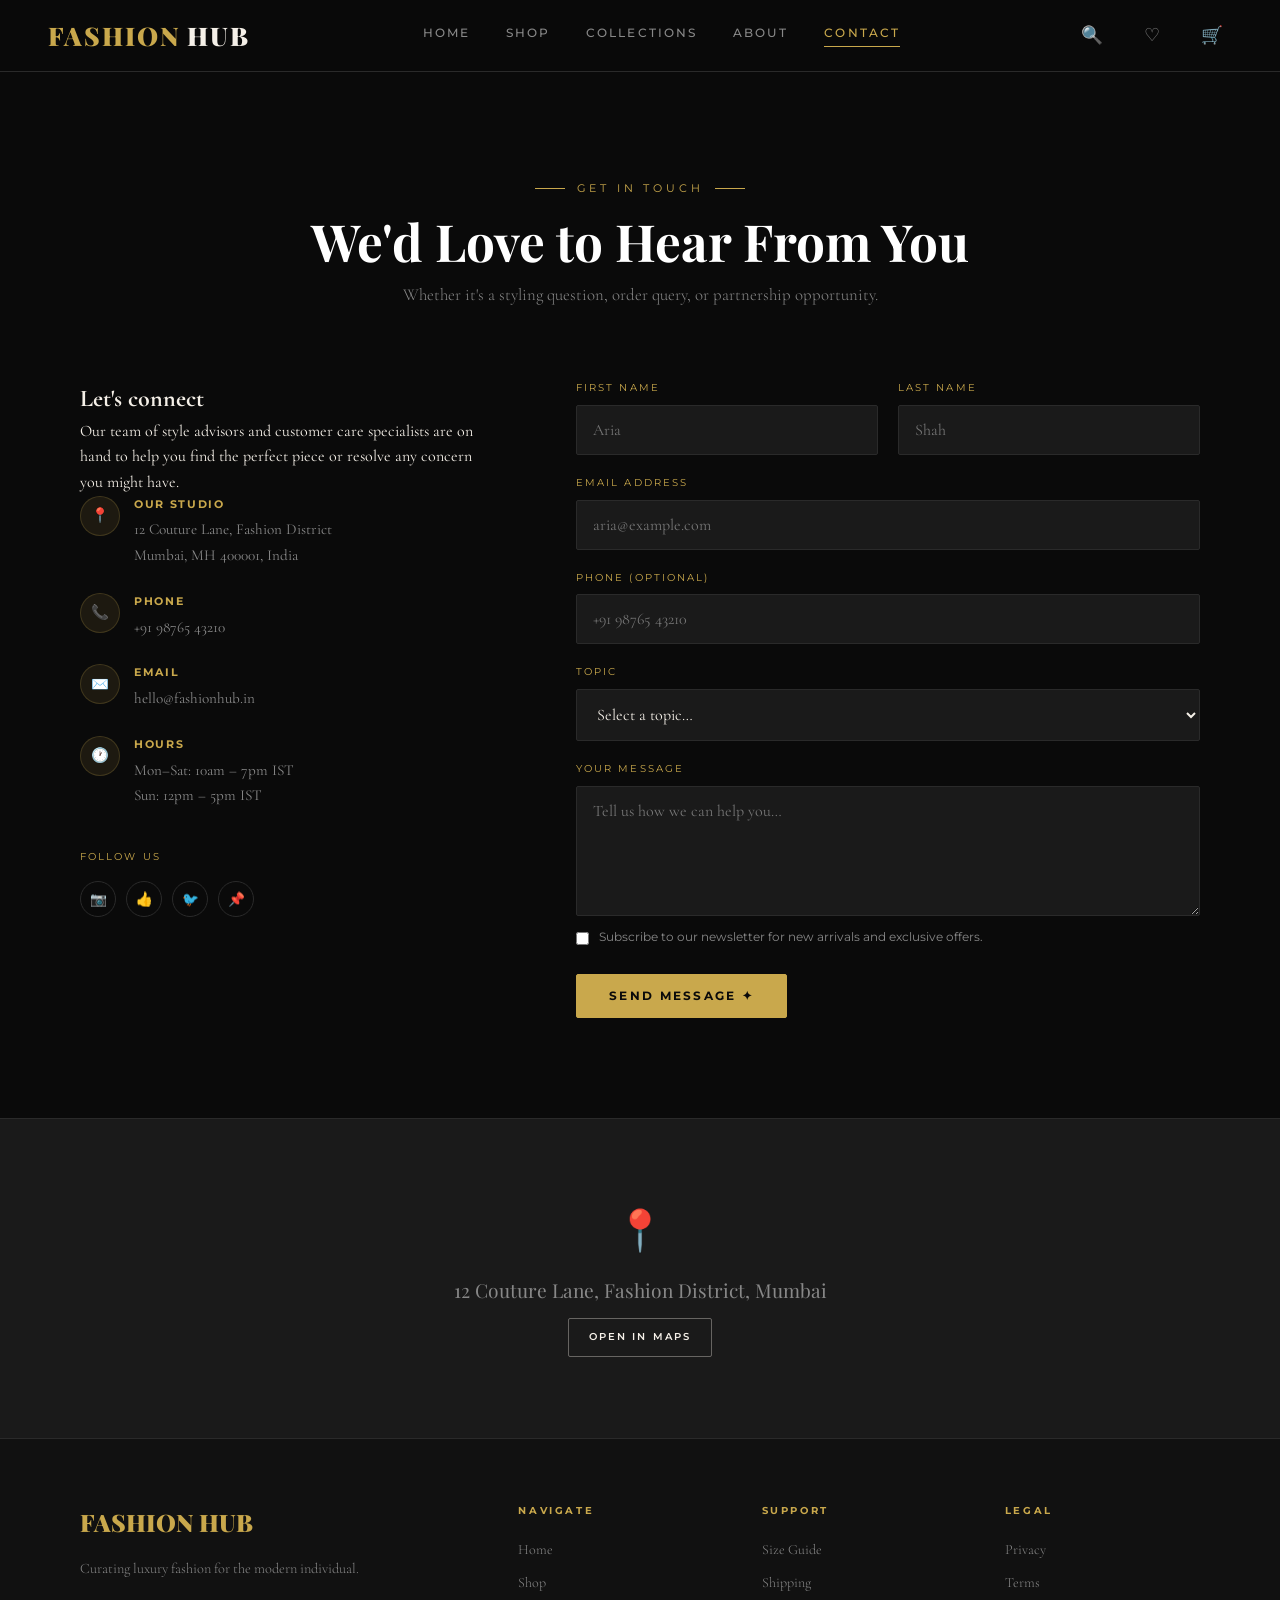
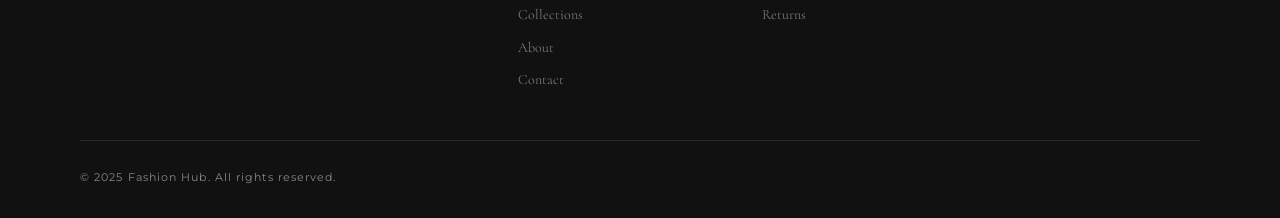
<file: contact.html>
<!DOCTYPE html>
<html lang="en">
<head>
  <meta charset="UTF-8">
  <meta name="viewport" content="width=device-width, initial-scale=1.0">
  <title>Contact — Fashion Hub</title>
  <link rel="stylesheet" href="style.css">
</head>
<body>
<div id="navbar-root"></div>

<div class="page-wrapper">
  <section class="section">
    <div class="section-header" style="margin-bottom:72px;">
      <div class="section-eyebrow">Get In Touch</div>
      <h1 class="section-title">We'd Love to Hear From You</h1>
      <p class="section-sub">Whether it's a styling question, order query, or partnership opportunity.</p>
    </div>

    <div class="contact-grid">
      <!-- Info -->
      <div>
        <h2>Let's connect</h2>
        <p>Our team of style advisors and customer care specialists are on hand to help you find the perfect piece or resolve any concern you might have.</p>

        <div class="contact-detail">
          <div class="contact-icon">📍</div>
          <div class="contact-detail-text">
            <strong>Our Studio</strong>
            <span>12 Couture Lane, Fashion District<br>Mumbai, MH 400001, India</span>
          </div>
        </div>
        <div class="contact-detail">
          <div class="contact-icon">📞</div>
          <div class="contact-detail-text">
            <strong>Phone</strong>
            <span>+91 98765 43210</span>
          </div>
        </div>
        <div class="contact-detail">
          <div class="contact-icon">✉️</div>
          <div class="contact-detail-text">
            <strong>Email</strong>
            <span>hello@fashionhub.in</span>
          </div>
        </div>
        <div class="contact-detail">
          <div class="contact-icon">🕐</div>
          <div class="contact-detail-text">
            <strong>Hours</strong>
            <span>Mon–Sat: 10am – 7pm IST<br>Sun: 12pm – 5pm IST</span>
          </div>
        </div>

        <div style="margin-top:40px;">
          <div style="font-family:var(--font-ui);font-size:0.65rem;letter-spacing:0.2em;text-transform:uppercase;color:var(--gold);margin-bottom:16px;">Follow Us</div>
          <div class="social-links">
            <a class="social-link" href="#" title="Instagram">📷</a>
            <a class="social-link" href="#" title="Facebook">👍</a>
            <a class="social-link" href="#" title="Twitter">🐦</a>
            <a class="social-link" href="#" title="Pinterest">📌</a>
          </div>
        </div>
      </div>

      <!-- Form -->
      <form class="contact-form" onsubmit="handleContact(event)">
        <div class="form-row">
          <div class="form-group">
            <label class="form-label">First Name</label>
            <input type="text" class="form-input" placeholder="Aria" required>
          </div>
          <div class="form-group">
            <label class="form-label">Last Name</label>
            <input type="text" class="form-input" placeholder="Shah" required>
          </div>
        </div>
        <div class="form-group">
          <label class="form-label">Email Address</label>
          <input type="email" class="form-input" placeholder="aria@example.com" required>
        </div>
        <div class="form-group">
          <label class="form-label">Phone (Optional)</label>
          <input type="tel" class="form-input" placeholder="+91 98765 43210">
        </div>
        <div class="form-group">
          <label class="form-label">Topic</label>
          <select class="form-select">
            <option value="">Select a topic…</option>
            <option>Order Query</option>
            <option>Styling Advice</option>
            <option>Returns & Exchanges</option>
            <option>Partnership / Press</option>
            <option>Other</option>
          </select>
        </div>
        <div class="form-group">
          <label class="form-label">Your Message</label>
          <textarea class="form-textarea" placeholder="Tell us how we can help you…" required></textarea>
        </div>
        <div style="display:flex;align-items:flex-start;gap:10px;margin-top:-8px;">
          <input type="checkbox" id="newsletter" style="margin-top:4px;accent-color:var(--gold);">
          <label for="newsletter" style="font-family:var(--font-ui);font-size:0.75rem;color:var(--muted);cursor:pointer;line-height:1.5;">Subscribe to our newsletter for new arrivals and exclusive offers.</label>
        </div>
        <button type="submit" class="btn-primary" style="margin-top:8px;align-self:flex-start;">Send Message ✦</button>
      </form>
    </div>
  </section>

  <!-- Map Placeholder -->
  <div style="height:320px;background:var(--charcoal);border-top:1px solid var(--border);display:flex;align-items:center;justify-content:center;flex-direction:column;gap:12px;">
    <div style="font-size:2.5rem;">📍</div>
    <div style="font-family:var(--font-head);font-size:1.2rem;color:var(--muted);">12 Couture Lane, Fashion District, Mumbai</div>
    <a href="https://maps.google.com" target="_blank" class="btn-outline btn-sm">Open in Maps</a>
  </div>
</div>

<footer>
  <div class="footer-grid">
    <div class="footer-brand"><div class="footer-logo">FASHION HUB</div><p class="footer-desc">Curating luxury fashion for the modern individual.</p></div>
    <div class="footer-col"><h4>Navigate</h4><div class="footer-links"><a href="index.html">Home</a><a href="shop.html">Shop</a><a href="collections.html">Collections</a><a href="about.html">About</a><a href="contact.html">Contact</a></div></div>
    <div class="footer-col"><h4>Support</h4><div class="footer-links"><a href="#">Size Guide</a><a href="#">Shipping</a><a href="#">Returns</a></div></div>
    <div class="footer-col"><h4>Legal</h4><div class="footer-links"><a href="#">Privacy</a><a href="#">Terms</a></div></div>
  </div>
  <div class="footer-bottom"><p class="footer-copy">© 2025 Fashion Hub. All rights reserved.</p></div>
</footer>

<script src="cart.js"></script>
<script>
  function handleContact(e) {
    e.preventDefault();
    window.showToast && showToast('Message sent! We\'ll be in touch within 24 hours.');
    e.target.reset();
  }
</script>
</body>
</html>
</file>
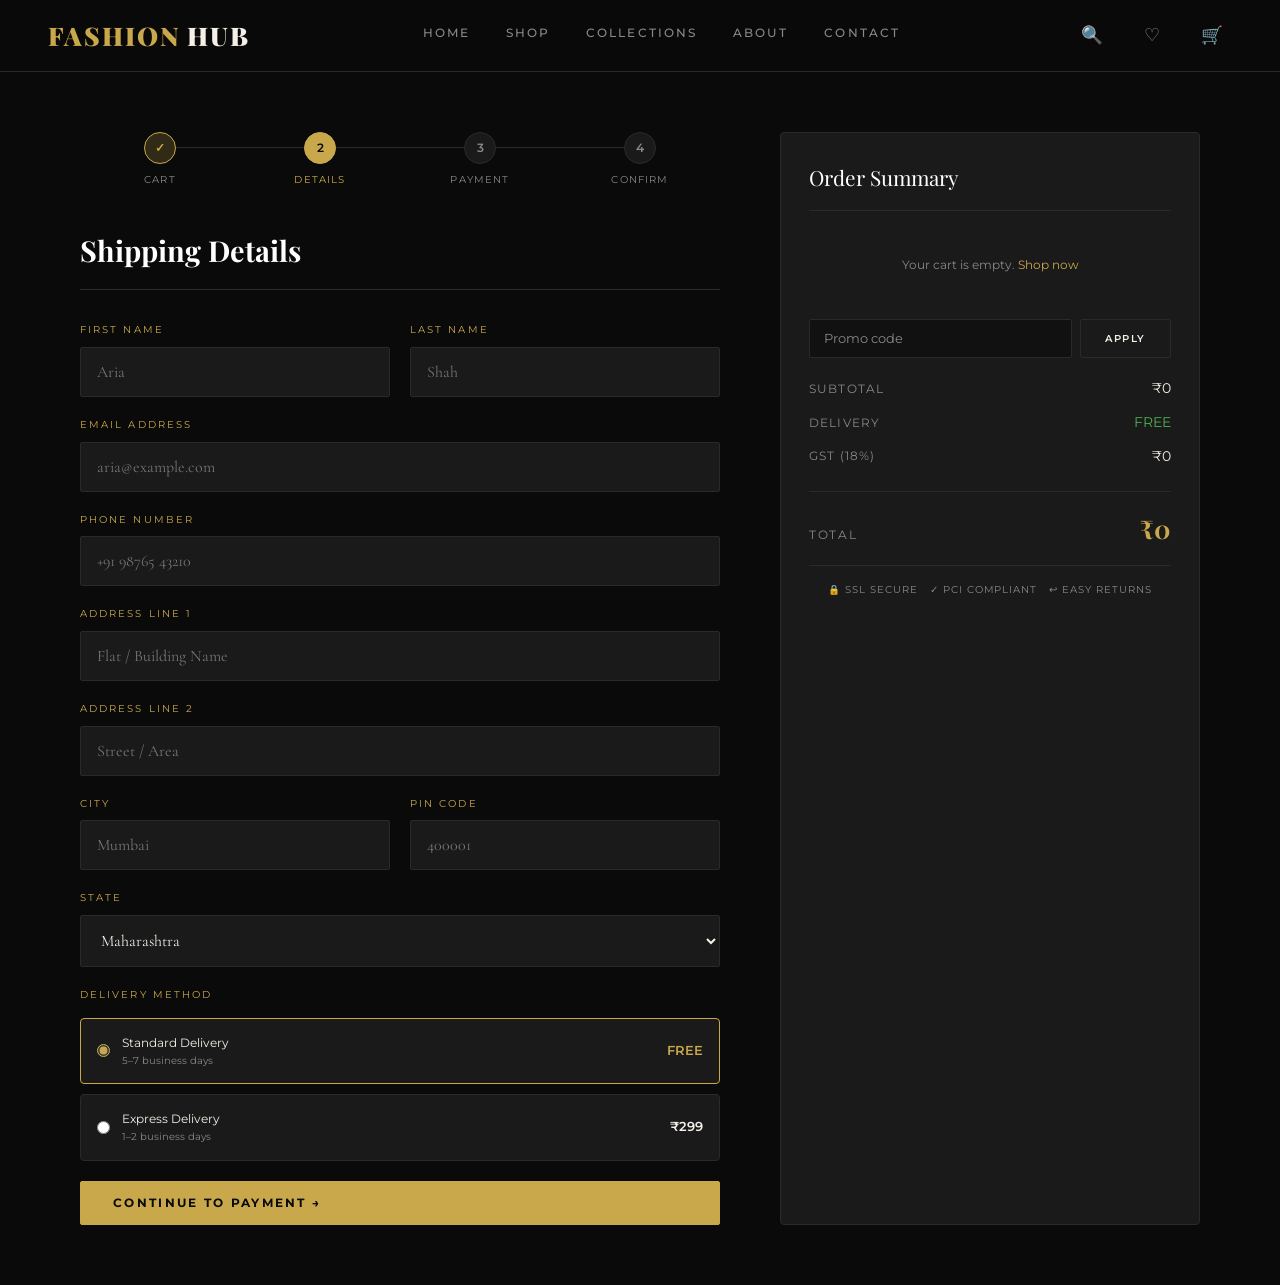
<file: payment.html>
<!DOCTYPE html>
<html lang="en">
<head>
  <meta charset="UTF-8">
  <meta name="viewport" content="width=device-width, initial-scale=1.0">
  <title>Checkout — Fashion Hub</title>
  <link rel="stylesheet" href="style.css">
  <style>
    .pay-panel { display: none; }
    .pay-panel.active { display: flex; flex-direction: column; gap: 20px; }
    .upi-apps { display: flex; gap: 12px; flex-wrap: wrap; margin-bottom: 8px; }
    .upi-app {
      display: flex; flex-direction: column; align-items: center; gap: 6px;
      padding: 12px 16px;
      background: var(--dark);
      border: 1px solid var(--border);
      border-radius: 6px;
      cursor: pointer;
      transition: all var(--transition);
      font-family: var(--font-ui);
      font-size: 0.62rem;
      letter-spacing: 0.08em;
      text-transform: uppercase;
      color: var(--muted);
    }
    .upi-app:hover, .upi-app.selected { border-color: var(--gold); color: var(--gold); background: rgba(201,168,76,0.06); }
    .upi-app-icon { font-size: 1.6rem; }
    .emi-options { display: grid; grid-template-columns: repeat(3, 1fr); gap: 10px; }
    .emi-card {
      padding: 16px;
      background: var(--dark);
      border: 1px solid var(--border);
      border-radius: 4px;
      cursor: pointer;
      transition: border-color var(--transition);
      text-align: center;
    }
    .emi-card:hover, .emi-card.selected { border-color: var(--gold); }
    .emi-month { font-family: var(--font-head); font-size: 1.3rem; color: var(--gold); }
    .emi-amount { font-family: var(--font-ui); font-size: 0.72rem; color: var(--muted); margin-top: 4px; }
    .emi-bank { font-family: var(--font-ui); font-size: 0.6rem; color: var(--muted); margin-top: 6px; letter-spacing: 0.1em; text-transform: uppercase; }
    .success-overlay {
      display: none;
      position: fixed; inset: 0;
      background: rgba(0,0,0,0.85);
      z-index: 9999;
      align-items: center;
      justify-content: center;
      flex-direction: column;
      gap: 20px;
      text-align: center;
      padding: 40px;
    }
    .success-overlay.show { display: flex; }
    .success-icon { font-size: 4rem; animation: bounceIn 0.5s both; }
    @keyframes bounceIn {
      from { transform: scale(0); opacity:0; }
      to   { transform: scale(1); opacity:1; }
    }
  </style>
</head>
<body>
<div id="navbar-root"></div>

<div style="padding-top:72px;">
  <div class="checkout-layout">

    <!-- LEFT: Form -->
    <div class="checkout-form-section">
      <!-- Steps -->
      <div class="step-indicator">
        <div class="step done" id="step1">
          <div class="step-circle">✓</div>
          <div class="step-label">Cart</div>
        </div>
        <div class="step active" id="step2">
          <div class="step-circle">2</div>
          <div class="step-label">Details</div>
        </div>
        <div class="step" id="step3">
          <div class="step-circle">3</div>
          <div class="step-label">Payment</div>
        </div>
        <div class="step" id="step4">
          <div class="step-circle">4</div>
          <div class="step-label">Confirm</div>
        </div>
      </div>

      <!-- Section 1: Shipping Details -->
      <div id="shippingSection">
        <h2>Shipping Details</h2>
        <div class="contact-form">
          <div class="form-row">
            <div class="form-group">
              <label class="form-label">First Name</label>
              <input type="text" class="form-input" id="firstName" placeholder="Aria" required>
            </div>
            <div class="form-group">
              <label class="form-label">Last Name</label>
              <input type="text" class="form-input" id="lastName" placeholder="Shah">
            </div>
          </div>
          <div class="form-group">
            <label class="form-label">Email Address</label>
            <input type="email" class="form-input" id="email" placeholder="aria@example.com">
          </div>
          <div class="form-group">
            <label class="form-label">Phone Number</label>
            <input type="tel" class="form-input" id="phone" placeholder="+91 98765 43210">
          </div>
          <div class="form-group">
            <label class="form-label">Address Line 1</label>
            <input type="text" class="form-input" placeholder="Flat / Building Name">
          </div>
          <div class="form-group">
            <label class="form-label">Address Line 2</label>
            <input type="text" class="form-input" placeholder="Street / Area">
          </div>
          <div class="form-row">
            <div class="form-group">
              <label class="form-label">City</label>
              <input type="text" class="form-input" placeholder="Mumbai">
            </div>
            <div class="form-group">
              <label class="form-label">PIN Code</label>
              <input type="text" class="form-input" placeholder="400001">
            </div>
          </div>
          <div class="form-group">
            <label class="form-label">State</label>
            <select class="form-select">
              <option>Maharashtra</option>
              <option>Delhi</option>
              <option>Karnataka</option>
              <option>Tamil Nadu</option>
              <option>Gujarat</option>
              <option>Uttar Pradesh</option>
              <option>West Bengal</option>
              <option>Rajasthan</option>
            </select>
          </div>

          <!-- Delivery Option -->
          <div>
            <div class="form-label" style="margin-bottom:14px;">Delivery Method</div>
            <div style="display:flex;flex-direction:column;gap:10px;">
              <label style="display:flex;align-items:center;justify-content:space-between;padding:14px 16px;background:var(--charcoal);border:1px solid var(--gold);border-radius:4px;cursor:pointer;">
                <div style="display:flex;align-items:center;gap:12px;">
                  <input type="radio" name="delivery" value="standard" checked style="accent-color:var(--gold);">
                  <div>
                    <div style="font-family:var(--font-ui);font-size:0.78rem;color:var(--cream);">Standard Delivery</div>
                    <div style="font-family:var(--font-ui);font-size:0.65rem;color:var(--muted);">5–7 business days</div>
                  </div>
                </div>
                <span style="font-family:var(--font-ui);font-size:0.8rem;font-weight:600;color:var(--gold);">FREE</span>
              </label>
              <label style="display:flex;align-items:center;justify-content:space-between;padding:14px 16px;background:var(--charcoal);border:1px solid var(--border);border-radius:4px;cursor:pointer;">
                <div style="display:flex;align-items:center;gap:12px;">
                  <input type="radio" name="delivery" value="express" style="accent-color:var(--gold);">
                  <div>
                    <div style="font-family:var(--font-ui);font-size:0.78rem;color:var(--cream);">Express Delivery</div>
                    <div style="font-family:var(--font-ui);font-size:0.65rem;color:var(--muted);">1–2 business days</div>
                  </div>
                </div>
                <span style="font-family:var(--font-ui);font-size:0.8rem;font-weight:600;color:var(--cream);">₹299</span>
              </label>
            </div>
          </div>

          <button type="button" class="btn-primary" onclick="goToPayment()">Continue to Payment →</button>
        </div>
      </div>

      <!-- Section 2: Payment (hidden initially) -->
      <div id="paymentSection" style="display:none;">
        <h2>Payment</h2>

        <!-- Method Tabs -->
        <div class="payment-methods">
          <div class="pay-method selected" onclick="selectPayMethod(this,'card')" title="Credit/Debit Card">
            <span class="pay-method-icon">💳</span>
            <span class="pay-method-label">Card</span>
          </div>
          <div class="pay-method" onclick="selectPayMethod(this,'upi')" title="UPI">
            <span class="pay-method-icon">📱</span>
            <span class="pay-method-label">UPI</span>
          </div>
          <div class="pay-method" onclick="selectPayMethod(this,'netbanking')" title="Net Banking">
            <span class="pay-method-icon">🏦</span>
            <span class="pay-method-label">Net Banking</span>
          </div>
          <div class="pay-method" onclick="selectPayMethod(this,'emi')" title="EMI">
            <span class="pay-method-icon">📅</span>
            <span class="pay-method-label">EMI</span>
          </div>
          <div class="pay-method" onclick="selectPayMethod(this,'wallet')" title="Wallet">
            <span class="pay-method-icon">👛</span>
            <span class="pay-method-label">Wallet</span>
          </div>
          <div class="pay-method" onclick="selectPayMethod(this,'cod')" title="Cash on Delivery">
            <span class="pay-method-icon">💵</span>
            <span class="pay-method-label">COD</span>
          </div>
        </div>

        <!-- Card Panel -->
        <div class="pay-panel active" id="panel-card">
          <div class="card-icons">
            <span class="card-icon visa">VISA</span>
            <span class="card-icon mc">MC</span>
            <span class="card-icon amex">AMEX</span>
            <span class="card-icon" style="color:var(--muted);">RuPay</span>
          </div>
          <div class="form-group">
            <label class="form-label">Cardholder Name</label>
            <input type="text" class="form-input" placeholder="ARIA SHAH">
          </div>
          <div class="form-group">
            <label class="form-label">Card Number</label>
            <input type="text" class="form-input" placeholder="1234  5678  9012  3456" maxlength="19" oninput="formatCard(this)">
          </div>
          <div class="form-row">
            <div class="form-group">
              <label class="form-label">Expiry Date</label>
              <input type="text" class="form-input" placeholder="MM / YY" maxlength="7" oninput="formatExpiry(this)">
            </div>
            <div class="form-group">
              <label class="form-label">CVV</label>
              <input type="password" class="form-input" placeholder="•••" maxlength="4">
            </div>
          </div>
          <label style="display:flex;align-items:center;gap:10px;font-family:var(--font-ui);font-size:0.75rem;color:var(--muted);cursor:pointer;">
            <input type="checkbox" style="accent-color:var(--gold);"> Save card for future purchases
          </label>
        </div>

        <!-- UPI Panel -->
        <div class="pay-panel" id="panel-upi">
          <div>
            <div class="form-label" style="margin-bottom:12px;">Choose UPI App</div>
            <div class="upi-apps">
              <div class="upi-app selected" onclick="selectUpi(this)"><span class="upi-app-icon">📱</span>GPay</div>
              <div class="upi-app" onclick="selectUpi(this)"><span class="upi-app-icon">💜</span>PhonePe</div>
              <div class="upi-app" onclick="selectUpi(this)"><span class="upi-app-icon">🧡</span>Paytm</div>
              <div class="upi-app" onclick="selectUpi(this)"><span class="upi-app-icon">🔵</span>BHIM</div>
              <div class="upi-app" onclick="selectUpi(this)"><span class="upi-app-icon">🟠</span>Amazon Pay</div>
            </div>
          </div>
          <div class="form-group">
            <label class="form-label">Or Enter UPI ID</label>
            <input type="text" class="form-input" placeholder="yourname@upi">
          </div>
        </div>

        <!-- Net Banking Panel -->
        <div class="pay-panel" id="panel-netbanking">
          <div class="form-group">
            <label class="form-label">Select Your Bank</label>
            <select class="form-select">
              <option value="">Choose a bank…</option>
              <option>State Bank of India</option>
              <option>HDFC Bank</option>
              <option>ICICI Bank</option>
              <option>Axis Bank</option>
              <option>Kotak Mahindra Bank</option>
              <option>Punjab National Bank</option>
              <option>Bank of Baroda</option>
              <option>Canara Bank</option>
              <option>Yes Bank</option>
              <option>IndusInd Bank</option>
            </select>
          </div>
          <p style="font-family:var(--font-ui);font-size:0.72rem;color:var(--muted);">You will be redirected to your bank's secure portal to complete payment.</p>
        </div>

        <!-- EMI Panel -->
        <div class="pay-panel" id="panel-emi">
          <div class="form-group">
            <label class="form-label">Select EMI Plan</label>
            <div class="emi-options" id="emiOptions"></div>
          </div>
          <div class="form-group">
            <label class="form-label">Card / Bank for EMI</label>
            <select class="form-select">
              <option>HDFC Credit Card</option>
              <option>ICICI Credit Card</option>
              <option>Axis Credit Card</option>
              <option>SBI Credit Card</option>
              <option>Bajaj Finserv</option>
            </select>
          </div>
        </div>

        <!-- Wallet Panel -->
        <div class="pay-panel" id="panel-wallet">
          <div class="upi-apps">
            <div class="upi-app selected" onclick="selectUpi(this)"><span class="upi-app-icon">🧡</span>Paytm</div>
            <div class="upi-app" onclick="selectUpi(this)"><span class="upi-app-icon">🟠</span>Amazon Pay</div>
            <div class="upi-app" onclick="selectUpi(this)"><span class="upi-app-icon">🔵</span>Mobikwik</div>
            <div class="upi-app" onclick="selectUpi(this)"><span class="upi-app-icon">🟢</span>Freecharge</div>
          </div>
          <p style="font-family:var(--font-ui);font-size:0.72rem;color:var(--muted);">Balance will be deducted from your linked wallet account.</p>
        </div>

        <!-- COD Panel -->
        <div class="pay-panel" id="panel-cod">
          <div style="padding:24px;background:rgba(201,168,76,0.08);border:1px solid rgba(201,168,76,0.25);border-radius:4px;">
            <div style="font-family:var(--font-head);font-size:1.1rem;color:var(--white);margin-bottom:8px;">Cash on Delivery</div>
            <p style="font-family:var(--font-ui);font-size:0.8rem;color:var(--muted);line-height:1.7;">Pay in cash when your order is delivered. An additional ₹49 COD handling fee applies. Please keep exact change ready.</p>
          </div>
        </div>

        <div style="display:flex;gap:12px;margin-top:8px;">
          <button type="button" class="btn-outline" onclick="backToShipping()">← Back</button>
          <button type="button" class="btn-primary" style="flex:1;" onclick="placeOrder()">Place Order ✦</button>
        </div>
      </div>
    </div>

    <!-- RIGHT: Order Summary -->
    <div class="order-summary-card">
      <div class="order-summary-title">Order Summary</div>
      <div class="order-items" id="orderItems">
        <div style="font-family:var(--font-ui);font-size:0.78rem;color:var(--muted);text-align:center;padding:20px 0;">Your cart is empty.</div>
      </div>
      <div class="promo-input-wrap">
        <input type="text" class="promo-input" placeholder="Promo code" id="promoInput">
        <button class="btn-dark btn-sm" onclick="applyPromo()">Apply</button>
      </div>
      <div class="order-totals">
        <div class="order-row">
          <span class="order-row-label">Subtotal</span>
          <span class="order-row-value" id="summarySubtotal">₹0</span>
        </div>
        <div class="order-row">
          <span class="order-row-label">Delivery</span>
          <span class="order-row-value" style="color:#4caf50;">FREE</span>
        </div>
        <div class="order-row" id="discountRow" style="display:none;">
          <span class="order-row-label">Discount</span>
          <span class="order-row-value" style="color:#4caf50;" id="discountValue">-₹0</span>
        </div>
        <div class="order-row">
          <span class="order-row-label">GST (18%)</span>
          <span class="order-row-value" id="summaryGst">₹0</span>
        </div>
      </div>
      <div class="order-total-row">
        <span class="order-total-label">Total</span>
        <span class="order-total-value" id="summaryTotal">₹0</span>
      </div>
      <div class="secure-badges">
        <div class="secure-badge">🔒 SSL Secure</div>
        <div class="secure-badge">✓ PCI Compliant</div>
        <div class="secure-badge">↩ Easy Returns</div>
      </div>
    </div>

  </div>
</div>

<!-- Success Overlay -->
<div class="success-overlay" id="successOverlay">
  <div class="success-icon">🎉</div>
  <h2 style="font-family:var(--font-head);font-size:2.4rem;color:var(--white);">Order Placed!</h2>
  <p style="font-family:var(--font-ui);font-size:0.9rem;color:var(--muted);max-width:380px;line-height:1.7;">Thank you for your order. A confirmation email has been sent to your inbox. Your items will be on their way soon.</p>
  <div style="font-family:var(--font-ui);font-size:0.75rem;letter-spacing:0.15em;text-transform:uppercase;color:var(--gold);margin-top:8px;">
    Order #FH-<span id="orderNum"></span>
  </div>
  <div style="display:flex;gap:12px;margin-top:24px;">
    <a href="index.html" class="btn-primary">Continue Shopping</a>
    <button class="btn-outline" onclick="document.getElementById('successOverlay').classList.remove('show')">Close</button>
  </div>
</div>

<script src="cart.js"></script>
<script src="products.js"></script>
<script>
  let discount = 0;

  function renderSummary() {
    const cart = FashionHub.getCart();
    const sub = FashionHub.getTotal();
    const gst = Math.round(sub * 0.18);
    const total = sub + gst - discount;

    document.getElementById('summarySubtotal').textContent = '₹' + sub.toLocaleString();
    document.getElementById('summaryGst').textContent = '₹' + gst.toLocaleString();
    document.getElementById('summaryTotal').textContent = '₹' + Math.max(0,total).toLocaleString();

    const orderItems = document.getElementById('orderItems');
    if (cart.length === 0) {
      orderItems.innerHTML = '<div style="font-family:var(--font-ui);font-size:0.78rem;color:var(--muted);text-align:center;padding:20px 0;">Your cart is empty. <a href="shop.html" style="color:var(--gold);">Shop now</a></div>';
    } else {
      orderItems.innerHTML = cart.map(item => `
        <div class="order-item">
          <img class="order-item-img" src="${item.img}" alt="${item.name}">
          <div class="order-item-info">
            <div class="order-item-name">${item.name}</div>
            <div class="order-item-meta">Size: ${item.size} · Qty: ${item.qty}</div>
          </div>
          <div class="order-item-price">₹${(item.price * item.qty).toLocaleString()}</div>
        </div>`).join('');
    }

    // EMI options
    const emiGrid = document.getElementById('emiOptions');
    if (emiGrid && total > 0) {
      const plans = [3,6,9,12,18,24];
      emiGrid.innerHTML = plans.map(m => `
        <div class="emi-card" onclick="this.closest('.emi-options').querySelectorAll('.emi-card').forEach(c=>c.classList.remove('selected'));this.classList.add('selected');">
          <div class="emi-month">${m} Mo</div>
          <div class="emi-amount">₹${Math.round(total/m).toLocaleString()}/mo</div>
          <div class="emi-bank">${m<=6?'0%':'Low'} Interest</div>
        </div>`).join('');
    }
  }

  function selectPayMethod(el, panel) {
    document.querySelectorAll('.pay-method').forEach(m => m.classList.remove('selected'));
    el.classList.add('selected');
    document.querySelectorAll('.pay-panel').forEach(p => p.classList.remove('active'));
    document.getElementById('panel-' + panel).classList.add('active');
  }

  function selectUpi(el) {
    el.closest('.upi-apps').querySelectorAll('.upi-app').forEach(a => a.classList.remove('selected'));
    el.classList.add('selected');
  }

  function goToPayment() {
    document.getElementById('shippingSection').style.display = 'none';
    document.getElementById('paymentSection').style.display = 'block';
    document.getElementById('step2').classList.remove('active');
    document.getElementById('step2').classList.add('done');
    document.getElementById('step2').querySelector('.step-circle').textContent = '✓';
    document.getElementById('step3').classList.add('active');
    window.scrollTo({ top: 0, behavior: 'smooth' });
  }

  function backToShipping() {
    document.getElementById('paymentSection').style.display = 'none';
    document.getElementById('shippingSection').style.display = 'block';
    document.getElementById('step3').classList.remove('active');
    document.getElementById('step2').classList.remove('done');
    document.getElementById('step2').classList.add('active');
    document.getElementById('step2').querySelector('.step-circle').textContent = '2';
  }

  function placeOrder() {
    if (FashionHub.getCart().length === 0) {
      showToast('Your cart is empty!');
      return;
    }
    document.getElementById('step3').classList.remove('active');
    document.getElementById('step3').classList.add('done');
    document.getElementById('step3').querySelector('.step-circle').textContent = '✓';
    document.getElementById('step4').classList.add('active');
    const num = Math.floor(Math.random() * 900000 + 100000);
    document.getElementById('orderNum').textContent = num;
    document.getElementById('successOverlay').classList.add('show');
    localStorage.removeItem('fashionhub_cart');
  }

  function applyPromo() {
    const code = document.getElementById('promoInput').value.trim().toUpperCase();
    if (code === 'STYLE20') {
      discount = Math.round(FashionHub.getTotal() * 0.2);
      document.getElementById('discountRow').style.display = 'flex';
      document.getElementById('discountValue').textContent = '-₹' + discount.toLocaleString();
      renderSummary();
      showToast('Promo code applied! 20% off');
    } else if (code === 'SAVE500') {
      discount = 500;
      document.getElementById('discountRow').style.display = 'flex';
      document.getElementById('discountValue').textContent = '-₹500';
      renderSummary();
      showToast('₹500 discount applied!');
    } else {
      showToast('Invalid promo code. Try STYLE20 or SAVE500');
    }
  }

  function formatCard(el) {
    el.value = el.value.replace(/\D/g,'').replace(/(.{4})/g,'$1  ').trim().slice(0,19);
  }
  function formatExpiry(el) {
    el.value = el.value.replace(/\D/g,'').replace(/(\d{2})(\d)/,'$1 / $2').slice(0,7);
  }

  document.addEventListener('DOMContentLoaded', renderSummary);
</script>
</body>
</html>
</file>
<file: style.css>
/* ============================================================
   FASHION HUB — Global Styles
   Aesthetic: Luxury Editorial — Noir & Gold
   ============================================================ */

@import url('https://fonts.googleapis.com/css2?family=Playfair+Display:ital,wght@0,400;0,700;0,900;1,400&family=Cormorant+Garamond:wght@300;400;500&family=Montserrat:wght@300;400;500;600&display=swap');

/* ── CSS Variables ── */
:root {
  --black:     #0a0a0a;
  --charcoal:  #1a1a1a;
  --dark:      #111111;
  --gold:      #c9a84c;
  --gold-lt:   #e8c96a;
  --cream:     #f5f0e8;
  --white:     #ffffff;
  --muted:     #888888;
  --border:    #2a2a2a;
  --font-head: 'Playfair Display', serif;
  --font-body: 'Cormorant Garamond', serif;
  --font-ui:   'Montserrat', sans-serif;
  --radius:    2px;
  --transition: 0.35s cubic-bezier(0.25, 0.46, 0.45, 0.94);
}

/* ── Reset ── */
*, *::before, *::after { box-sizing: border-box; margin: 0; padding: 0; }
html { scroll-behavior: smooth; }
body {
  background: var(--black);
  color: var(--cream);
  font-family: var(--font-body);
  font-size: 16px;
  line-height: 1.6;
  overflow-x: hidden;
}
a { color: inherit; text-decoration: none; }
img { max-width: 100%; display: block; }
ul { list-style: none; }
button { cursor: pointer; border: none; background: none; font-family: inherit; }

/* ── Scrollbar ── */
::-webkit-scrollbar { width: 5px; }
::-webkit-scrollbar-track { background: var(--black); }
::-webkit-scrollbar-thumb { background: var(--gold); border-radius: 2px; }

/* ============================================================
   NAVBAR
   ============================================================ */
.navbar {
  position: fixed;
  top: 0; left: 0; right: 0;
  z-index: 1000;
  display: flex;
  align-items: center;
  justify-content: space-between;
  padding: 0 48px;
  height: 72px;
  background: rgba(10,10,10,0.92);
  backdrop-filter: blur(12px);
  border-bottom: 1px solid var(--border);
}

.nav-logo {
  font-family: var(--font-head);
  font-size: 1.6rem;
  font-weight: 900;
  letter-spacing: 0.08em;
  color: var(--gold);
  display: flex;
  align-items: center;
  gap: 6px;
}
.nav-logo span { color: var(--cream); }

.nav-links {
  display: flex;
  gap: 36px;
  align-items: center;
}

.nav-links a {
  font-family: var(--font-ui);
  font-size: 0.72rem;
  font-weight: 500;
  letter-spacing: 0.18em;
  text-transform: uppercase;
  color: var(--muted);
  transition: color var(--transition);
  position: relative;
  padding-bottom: 4px;
}
.nav-links a::after {
  content: '';
  position: absolute;
  bottom: 0; left: 0;
  width: 0; height: 1px;
  background: var(--gold);
  transition: width var(--transition);
}
.nav-links a:hover,
.nav-links a.active { color: var(--gold); }
.nav-links a:hover::after,
.nav-links a.active::after { width: 100%; }

.nav-actions {
  display: flex;
  align-items: center;
  gap: 20px;
}

.nav-icon-btn {
  width: 40px; height: 40px;
  display: flex; align-items: center; justify-content: center;
  border-radius: 50%;
  color: var(--muted);
  transition: color var(--transition), background var(--transition);
  font-size: 1.1rem;
  position: relative;
}
.nav-icon-btn:hover { color: var(--gold); background: rgba(201,168,76,0.08); }

.cart-badge {
  position: absolute;
  top: 4px; right: 4px;
  width: 16px; height: 16px;
  background: var(--gold);
  color: var(--black);
  font-family: var(--font-ui);
  font-size: 0.6rem;
  font-weight: 700;
  border-radius: 50%;
  display: flex; align-items: center; justify-content: center;
  display: none;
}
.cart-badge.visible { display: flex; }

/* ── Mobile Hamburger ── */
.hamburger {
  display: none;
  flex-direction: column;
  gap: 5px;
  padding: 6px;
}
.hamburger span {
  display: block;
  width: 22px; height: 1.5px;
  background: var(--cream);
  transition: transform var(--transition), opacity var(--transition);
}

/* ============================================================
   PAGE WRAPPER
   ============================================================ */
.page-wrapper { padding-top: 72px; min-height: 100vh; }

/* ============================================================
   HERO SECTION
   ============================================================ */
.hero {
  position: relative;
  height: calc(100vh - 72px);
  display: flex;
  align-items: center;
  overflow: hidden;
}

.hero-bg {
  position: absolute;
  inset: 0;
  background:
    linear-gradient(135deg, rgba(10,10,10,0.85) 40%, rgba(201,168,76,0.08) 100%),
    url('https://images.unsplash.com/photo-1558769132-cb1aea458c5e?w=1800&q=80') center/cover no-repeat;
  animation: heroZoom 12s ease-in-out infinite alternate;
}
@keyframes heroZoom {
  from { transform: scale(1); }
  to   { transform: scale(1.06); }
}

.hero-content {
  position: relative;
  z-index: 2;
  max-width: 720px;
  padding: 0 80px;
}

.hero-eyebrow {
  font-family: var(--font-ui);
  font-size: 0.68rem;
  letter-spacing: 0.35em;
  text-transform: uppercase;
  color: var(--gold);
  margin-bottom: 24px;
  display: flex;
  align-items: center;
  gap: 12px;
  animation: fadeUp 0.8s 0.2s both;
}
.hero-eyebrow::before {
  content: '';
  width: 40px; height: 1px;
  background: var(--gold);
}

.hero-title {
  font-family: var(--font-head);
  font-size: clamp(2.8rem, 6vw, 5.2rem);
  font-weight: 900;
  line-height: 1.05;
  color: var(--white);
  margin-bottom: 24px;
  animation: fadeUp 0.8s 0.35s both;
}
.hero-title em {
  font-style: italic;
  color: var(--gold);
}

.hero-sub {
  font-size: 1.15rem;
  font-weight: 300;
  color: rgba(245,240,232,0.7);
  max-width: 480px;
  margin-bottom: 48px;
  animation: fadeUp 0.8s 0.5s both;
}

.hero-actions {
  display: flex;
  gap: 16px;
  flex-wrap: wrap;
  animation: fadeUp 0.8s 0.65s both;
}

/* ============================================================
   BUTTONS
   ============================================================ */
.btn-primary {
  display: inline-flex;
  align-items: center;
  gap: 8px;
  padding: 14px 32px;
  background: var(--gold);
  color: var(--black);
  font-family: var(--font-ui);
  font-size: 0.72rem;
  font-weight: 700;
  letter-spacing: 0.2em;
  text-transform: uppercase;
  border-radius: var(--radius);
  transition: background var(--transition), transform var(--transition), box-shadow var(--transition);
  border: 1px solid var(--gold);
}
.btn-primary:hover {
  background: var(--gold-lt);
  transform: translateY(-2px);
  box-shadow: 0 12px 32px rgba(201,168,76,0.3);
}

.btn-outline {
  display: inline-flex;
  align-items: center;
  gap: 8px;
  padding: 14px 32px;
  background: transparent;
  color: var(--cream);
  font-family: var(--font-ui);
  font-size: 0.72rem;
  font-weight: 600;
  letter-spacing: 0.2em;
  text-transform: uppercase;
  border-radius: var(--radius);
  border: 1px solid rgba(245,240,232,0.35);
  transition: border-color var(--transition), color var(--transition), transform var(--transition);
}
.btn-outline:hover {
  border-color: var(--gold);
  color: var(--gold);
  transform: translateY(-2px);
}

.btn-sm {
  padding: 10px 20px;
  font-size: 0.65rem;
}

.btn-full {
  width: 100%;
  justify-content: center;
}

.btn-dark {
  background: var(--charcoal);
  color: var(--cream);
  border: 1px solid var(--border);
  display: inline-flex;
  align-items: center;
  gap: 8px;
  padding: 12px 24px;
  font-family: var(--font-ui);
  font-size: 0.65rem;
  font-weight: 600;
  letter-spacing: 0.15em;
  text-transform: uppercase;
  border-radius: var(--radius);
  transition: all var(--transition);
}
.btn-dark:hover {
  border-color: var(--gold);
  color: var(--gold);
}

/* ============================================================
   SECTION COMMONS
   ============================================================ */
.section {
  padding: 100px 80px;
}
.section-sm { padding: 64px 80px; }

.section-header {
  text-align: center;
  margin-bottom: 64px;
}
.section-eyebrow {
  font-family: var(--font-ui);
  font-size: 0.68rem;
  letter-spacing: 0.35em;
  text-transform: uppercase;
  color: var(--gold);
  margin-bottom: 16px;
  display: inline-flex;
  align-items: center;
  gap: 12px;
}
.section-eyebrow::before,
.section-eyebrow::after {
  content: '';
  width: 30px; height: 1px;
  background: var(--gold);
}
.section-title {
  font-family: var(--font-head);
  font-size: clamp(2rem, 4vw, 3.2rem);
  font-weight: 700;
  color: var(--white);
  line-height: 1.1;
}
.section-sub {
  font-size: 1.05rem;
  color: var(--muted);
  margin-top: 12px;
  font-weight: 300;
}

/* ============================================================
   PRODUCT GRID
   ============================================================ */
.products-grid {
  display: grid;
  grid-template-columns: repeat(auto-fill, minmax(280px, 1fr));
  gap: 28px;
}

.product-card {
  background: var(--charcoal);
  border: 1px solid var(--border);
  border-radius: 4px;
  overflow: hidden;
  transition: transform var(--transition), box-shadow var(--transition), border-color var(--transition);
  position: relative;
}
.product-card:hover {
  transform: translateY(-6px);
  box-shadow: 0 20px 48px rgba(0,0,0,0.5);
  border-color: rgba(201,168,76,0.3);
}

.product-img-wrap {
  position: relative;
  overflow: hidden;
  aspect-ratio: 3/4;
  background: var(--dark);
}
.product-img-wrap img {
  width: 100%; height: 100%;
  object-fit: cover;
  transition: transform 0.6s ease;
}
.product-card:hover .product-img-wrap img { transform: scale(1.07); }

.product-badge {
  position: absolute;
  top: 14px; left: 14px;
  background: var(--gold);
  color: var(--black);
  font-family: var(--font-ui);
  font-size: 0.58rem;
  font-weight: 700;
  letter-spacing: 0.12em;
  text-transform: uppercase;
  padding: 4px 10px;
  border-radius: 1px;
}

.product-wishlist {
  position: absolute;
  top: 14px; right: 14px;
  width: 36px; height: 36px;
  background: rgba(10,10,10,0.7);
  backdrop-filter: blur(6px);
  border-radius: 50%;
  display: flex; align-items: center; justify-content: center;
  color: var(--muted);
  font-size: 0.9rem;
  transition: color var(--transition), background var(--transition);
  border: 1px solid var(--border);
}
.product-wishlist:hover,
.product-wishlist.active { color: #e74c3c; background: rgba(231,76,60,0.15); }

.product-quick-add {
  position: absolute;
  bottom: 0; left: 0; right: 0;
  padding: 14px 20px;
  background: rgba(10,10,10,0.9);
  backdrop-filter: blur(8px);
  transform: translateY(100%);
  transition: transform var(--transition);
  display: flex;
  gap: 8px;
}
.product-card:hover .product-quick-add { transform: translateY(0); }

.product-info {
  padding: 20px 20px 24px;
}
.product-cat {
  font-family: var(--font-ui);
  font-size: 0.6rem;
  letter-spacing: 0.2em;
  text-transform: uppercase;
  color: var(--gold);
  margin-bottom: 6px;
}
.product-name {
  font-family: var(--font-head);
  font-size: 1.1rem;
  font-weight: 600;
  color: var(--cream);
  margin-bottom: 8px;
  line-height: 1.3;
}
.product-price {
  display: flex;
  align-items: baseline;
  gap: 10px;
}
.price-current {
  font-family: var(--font-ui);
  font-size: 1rem;
  font-weight: 600;
  color: var(--gold);
}
.price-original {
  font-family: var(--font-ui);
  font-size: 0.8rem;
  color: var(--muted);
  text-decoration: line-through;
}

/* ============================================================
   CART SIDEBAR
   ============================================================ */
.cart-overlay {
  position: fixed;
  inset: 0;
  background: rgba(0,0,0,0.65);
  z-index: 1100;
  opacity: 0;
  pointer-events: none;
  transition: opacity var(--transition);
  backdrop-filter: blur(2px);
}
.cart-overlay.open { opacity: 1; pointer-events: all; }

.cart-sidebar {
  position: fixed;
  top: 0; right: 0; bottom: 0;
  width: min(440px, 100vw);
  background: var(--charcoal);
  border-left: 1px solid var(--border);
  z-index: 1101;
  display: flex;
  flex-direction: column;
  transform: translateX(100%);
  transition: transform var(--transition);
}
.cart-sidebar.open { transform: translateX(0); }

.cart-header {
  display: flex;
  align-items: center;
  justify-content: space-between;
  padding: 28px 28px 24px;
  border-bottom: 1px solid var(--border);
}
.cart-title {
  font-family: var(--font-head);
  font-size: 1.4rem;
  font-weight: 700;
  color: var(--white);
  display: flex;
  align-items: center;
  gap: 10px;
}
.cart-count-label {
  font-family: var(--font-ui);
  font-size: 0.65rem;
  color: var(--muted);
  font-weight: 400;
  letter-spacing: 0.1em;
}

.cart-close {
  width: 36px; height: 36px;
  border-radius: 50%;
  display: flex; align-items: center; justify-content: center;
  color: var(--muted);
  font-size: 1.1rem;
  border: 1px solid var(--border);
  transition: all var(--transition);
}
.cart-close:hover { color: var(--cream); border-color: var(--cream); }

.cart-body {
  flex: 1;
  overflow-y: auto;
  padding: 20px 28px;
}

.cart-empty {
  display: flex;
  flex-direction: column;
  align-items: center;
  justify-content: center;
  height: 100%;
  gap: 16px;
  text-align: center;
}
.cart-empty-icon {
  font-size: 3rem;
  color: var(--border);
}
.cart-empty h3 {
  font-family: var(--font-head);
  font-size: 1.3rem;
  color: var(--muted);
}
.cart-empty p {
  font-size: 0.9rem;
  color: var(--muted);
  font-family: var(--font-ui);
}

.cart-item {
  display: grid;
  grid-template-columns: 80px 1fr auto;
  gap: 16px;
  align-items: start;
  padding: 18px 0;
  border-bottom: 1px solid var(--border);
  animation: fadeUp 0.3s both;
}
.cart-item-img {
  width: 80px; height: 100px;
  object-fit: cover;
  border-radius: 2px;
  border: 1px solid var(--border);
}
.cart-item-details { display: flex; flex-direction: column; gap: 6px; }
.cart-item-name {
  font-family: var(--font-head);
  font-size: 0.95rem;
  color: var(--cream);
  line-height: 1.3;
}
.cart-item-variant {
  font-family: var(--font-ui);
  font-size: 0.65rem;
  letter-spacing: 0.1em;
  color: var(--muted);
  text-transform: uppercase;
}
.cart-item-price {
  font-family: var(--font-ui);
  font-size: 0.9rem;
  font-weight: 600;
  color: var(--gold);
  margin-top: 4px;
}
.qty-controls {
  display: flex;
  align-items: center;
  gap: 10px;
  margin-top: 8px;
}
.qty-btn {
  width: 26px; height: 26px;
  border: 1px solid var(--border);
  border-radius: 50%;
  display: flex; align-items: center; justify-content: center;
  color: var(--cream);
  font-size: 0.85rem;
  transition: all var(--transition);
}
.qty-btn:hover { border-color: var(--gold); color: var(--gold); }
.qty-num {
  font-family: var(--font-ui);
  font-size: 0.85rem;
  color: var(--cream);
  min-width: 16px;
  text-align: center;
}
.cart-item-remove {
  color: var(--muted);
  font-size: 0.85rem;
  transition: color var(--transition);
  padding: 4px;
}
.cart-item-remove:hover { color: #e74c3c; }

.cart-footer {
  padding: 24px 28px;
  border-top: 1px solid var(--border);
  background: var(--dark);
}
.cart-subtotal {
  display: flex;
  justify-content: space-between;
  align-items: center;
  margin-bottom: 8px;
}
.cart-subtotal-label {
  font-family: var(--font-ui);
  font-size: 0.72rem;
  letter-spacing: 0.15em;
  text-transform: uppercase;
  color: var(--muted);
}
.cart-subtotal-value {
  font-family: var(--font-head);
  font-size: 1.4rem;
  color: var(--gold);
  font-weight: 700;
}
.cart-shipping-note {
  font-family: var(--font-ui);
  font-size: 0.65rem;
  color: var(--muted);
  text-align: center;
  margin: 12px 0 20px;
  letter-spacing: 0.05em;
}
.cart-cta { display: flex; flex-direction: column; gap: 10px; }

/* ============================================================
   CATEGORIES STRIP
   ============================================================ */
.categories-strip {
  display: flex;
  gap: 0;
  overflow-x: auto;
  padding: 0 80px;
  scrollbar-width: none;
}
.categories-strip::-webkit-scrollbar { display: none; }

.cat-card {
  flex: 0 0 200px;
  height: 260px;
  position: relative;
  overflow: hidden;
  cursor: pointer;
  border-right: 1px solid var(--border);
}
.cat-card:last-child { border-right: none; }
.cat-card img {
  width: 100%; height: 100%;
  object-fit: cover;
  filter: brightness(0.55);
  transition: filter 0.5s, transform 0.5s;
}
.cat-card:hover img { filter: brightness(0.35); transform: scale(1.08); }
.cat-label {
  position: absolute;
  bottom: 0; left: 0; right: 0;
  padding: 20px 16px;
  background: linear-gradient(transparent, rgba(0,0,0,0.8));
}
.cat-name {
  font-family: var(--font-head);
  font-size: 1rem;
  font-weight: 600;
  color: var(--white);
}
.cat-count {
  font-family: var(--font-ui);
  font-size: 0.6rem;
  letter-spacing: 0.15em;
  text-transform: uppercase;
  color: var(--gold);
  margin-top: 4px;
}

/* ============================================================
   MARQUEE TICKER
   ============================================================ */
.ticker-wrap {
  overflow: hidden;
  background: var(--gold);
  padding: 10px 0;
}
.ticker-inner {
  display: flex;
  gap: 0;
  animation: ticker 30s linear infinite;
  width: max-content;
}
.ticker-item {
  display: flex;
  align-items: center;
  gap: 32px;
  padding: 0 32px;
  font-family: var(--font-ui);
  font-size: 0.68rem;
  font-weight: 700;
  letter-spacing: 0.2em;
  text-transform: uppercase;
  color: var(--black);
  white-space: nowrap;
}
.ticker-dot {
  width: 4px; height: 4px;
  background: var(--black);
  border-radius: 50%;
  opacity: 0.4;
}
@keyframes ticker { from { transform: translateX(0); } to { transform: translateX(-50%); } }

/* ============================================================
   FILTER BAR (Shop page)
   ============================================================ */
.shop-layout {
  display: grid;
  grid-template-columns: 260px 1fr;
  gap: 0;
  padding-top: 72px;
  min-height: 100vh;
}
.sidebar-filter {
  background: var(--charcoal);
  border-right: 1px solid var(--border);
  padding: 40px 28px;
  position: sticky;
  top: 72px;
  height: calc(100vh - 72px);
  overflow-y: auto;
}
.sidebar-filter::-webkit-scrollbar { width: 3px; }
.filter-group { margin-bottom: 36px; }
.filter-group-title {
  font-family: var(--font-ui);
  font-size: 0.65rem;
  font-weight: 700;
  letter-spacing: 0.2em;
  text-transform: uppercase;
  color: var(--gold);
  margin-bottom: 16px;
  padding-bottom: 10px;
  border-bottom: 1px solid var(--border);
}
.filter-options { display: flex; flex-direction: column; gap: 10px; }
.filter-option {
  display: flex;
  align-items: center;
  gap: 10px;
  cursor: pointer;
  font-family: var(--font-ui);
  font-size: 0.8rem;
  color: var(--muted);
  transition: color var(--transition);
}
.filter-option:hover,
.filter-option.selected { color: var(--cream); }
.filter-checkbox {
  width: 16px; height: 16px;
  border: 1px solid var(--border);
  border-radius: 2px;
  display: flex; align-items: center; justify-content: center;
  transition: all var(--transition);
  flex-shrink: 0;
}
.filter-option.selected .filter-checkbox {
  background: var(--gold);
  border-color: var(--gold);
  color: var(--black);
  font-size: 0.6rem;
}
.color-swatch {
  width: 18px; height: 18px;
  border-radius: 50%;
  border: 2px solid transparent;
  transition: border-color var(--transition);
  flex-shrink: 0;
}
.filter-option.selected .color-swatch { border-color: var(--gold); }

.shop-main { padding: 40px 48px; }
.shop-toolbar {
  display: flex;
  align-items: center;
  justify-content: space-between;
  margin-bottom: 36px;
  padding-bottom: 20px;
  border-bottom: 1px solid var(--border);
}
.shop-results {
  font-family: var(--font-ui);
  font-size: 0.75rem;
  letter-spacing: 0.1em;
  color: var(--muted);
}
.sort-select {
  background: var(--charcoal);
  border: 1px solid var(--border);
  border-radius: 2px;
  color: var(--cream);
  font-family: var(--font-ui);
  font-size: 0.75rem;
  padding: 8px 14px;
  outline: none;
  cursor: pointer;
  transition: border-color var(--transition);
}
.sort-select:focus { border-color: var(--gold); }

/* ============================================================
   CONTACT PAGE
   ============================================================ */
.contact-grid {
  display: grid;
  grid-template-columns: 1fr 1.5fr;
  gap: 80px;
  align-items: start;
}
.contact-info h2 {
  font-family: var(--font-head);
  font-size: 2.2rem;
  color: var(--white);
  margin-bottom: 24px;
}
.contact-info p {
  font-size: 1rem;
  color: var(--muted);
  margin-bottom: 40px;
  font-weight: 300;
  line-height: 1.8;
}
.contact-detail {
  display: flex;
  align-items: flex-start;
  gap: 14px;
  margin-bottom: 24px;
}
.contact-icon {
  width: 40px; height: 40px;
  background: rgba(201,168,76,0.1);
  border: 1px solid rgba(201,168,76,0.2);
  border-radius: 50%;
  display: flex; align-items: center; justify-content: center;
  color: var(--gold);
  font-size: 0.9rem;
  flex-shrink: 0;
}
.contact-detail-text strong {
  display: block;
  font-family: var(--font-ui);
  font-size: 0.7rem;
  letter-spacing: 0.15em;
  text-transform: uppercase;
  color: var(--gold);
  margin-bottom: 4px;
}
.contact-detail-text span {
  font-size: 0.95rem;
  color: var(--muted);
}

.contact-form { display: flex; flex-direction: column; gap: 20px; }

.form-row { display: grid; grid-template-columns: 1fr 1fr; gap: 20px; }

.form-group { display: flex; flex-direction: column; gap: 8px; }
.form-label {
  font-family: var(--font-ui);
  font-size: 0.65rem;
  letter-spacing: 0.2em;
  text-transform: uppercase;
  color: var(--gold);
}
.form-input,
.form-textarea,
.form-select {
  background: var(--charcoal);
  border: 1px solid var(--border);
  border-radius: var(--radius);
  color: var(--cream);
  font-family: var(--font-body);
  font-size: 1rem;
  padding: 14px 16px;
  outline: none;
  transition: border-color var(--transition);
  width: 100%;
}
.form-input:focus,
.form-textarea:focus,
.form-select:focus { border-color: var(--gold); }
.form-textarea { resize: vertical; min-height: 130px; }
.form-select { cursor: pointer; }
.form-select option { background: var(--charcoal); }

/* ============================================================
   PAYMENT PAGE
   ============================================================ */
.checkout-layout {
  display: grid;
  grid-template-columns: 1fr 420px;
  gap: 60px;
  padding: 60px 80px;
  max-width: 1300px;
  margin: 0 auto;
}

.checkout-form-section h2 {
  font-family: var(--font-head);
  font-size: 1.8rem;
  color: var(--white);
  margin-bottom: 32px;
  padding-bottom: 16px;
  border-bottom: 1px solid var(--border);
}

.step-indicator {
  display: flex;
  gap: 0;
  margin-bottom: 40px;
}
.step {
  flex: 1;
  display: flex;
  flex-direction: column;
  align-items: center;
  gap: 8px;
  position: relative;
}
.step::after {
  content: '';
  position: absolute;
  top: 15px;
  left: 60%;
  right: -40%;
  height: 1px;
  background: var(--border);
  z-index: 0;
}
.step:last-child::after { display: none; }
.step-circle {
  width: 32px; height: 32px;
  border-radius: 50%;
  border: 1px solid var(--border);
  display: flex; align-items: center; justify-content: center;
  font-family: var(--font-ui);
  font-size: 0.72rem;
  font-weight: 600;
  color: var(--muted);
  background: var(--charcoal);
  z-index: 1;
  transition: all var(--transition);
}
.step.active .step-circle {
  background: var(--gold);
  border-color: var(--gold);
  color: var(--black);
}
.step.done .step-circle {
  background: rgba(201,168,76,0.2);
  border-color: var(--gold);
  color: var(--gold);
}
.step-label {
  font-family: var(--font-ui);
  font-size: 0.6rem;
  letter-spacing: 0.12em;
  text-transform: uppercase;
  color: var(--muted);
}
.step.active .step-label { color: var(--gold); }

.payment-methods {
  display: grid;
  grid-template-columns: repeat(3, 1fr);
  gap: 12px;
  margin-bottom: 28px;
}
.pay-method {
  padding: 16px;
  border: 1px solid var(--border);
  border-radius: 4px;
  display: flex;
  flex-direction: column;
  align-items: center;
  gap: 8px;
  cursor: pointer;
  transition: all var(--transition);
  background: var(--charcoal);
}
.pay-method:hover { border-color: rgba(201,168,76,0.4); }
.pay-method.selected {
  border-color: var(--gold);
  background: rgba(201,168,76,0.08);
}
.pay-method-icon { font-size: 1.5rem; }
.pay-method-label {
  font-family: var(--font-ui);
  font-size: 0.65rem;
  letter-spacing: 0.1em;
  text-transform: uppercase;
  color: var(--muted);
}
.pay-method.selected .pay-method-label { color: var(--gold); }

.card-icons { display: flex; gap: 8px; margin-bottom: 20px; }
.card-icon {
  padding: 6px 12px;
  background: var(--charcoal);
  border: 1px solid var(--border);
  border-radius: 4px;
  font-family: var(--font-ui);
  font-size: 0.65rem;
  font-weight: 700;
  letter-spacing: 0.05em;
}
.card-icon.visa { color: #1a1f71; background: white; }
.card-icon.mc { color: #eb001b; background: white; }
.card-icon.amex { color: #007bc1; background: white; }

.order-summary-card {
  background: var(--charcoal);
  border: 1px solid var(--border);
  border-radius: 4px;
  padding: 28px;
  position: sticky;
  top: 100px;
}
.order-summary-title {
  font-family: var(--font-head);
  font-size: 1.3rem;
  color: var(--white);
  margin-bottom: 24px;
  padding-bottom: 16px;
  border-bottom: 1px solid var(--border);
}
.order-items { margin-bottom: 24px; }
.order-item {
  display: flex;
  align-items: center;
  gap: 12px;
  padding: 12px 0;
  border-bottom: 1px solid var(--border);
}
.order-item:last-child { border-bottom: none; }
.order-item-img {
  width: 52px; height: 64px;
  object-fit: cover;
  border-radius: 2px;
  border: 1px solid var(--border);
  flex-shrink: 0;
}
.order-item-info { flex: 1; }
.order-item-name {
  font-family: var(--font-head);
  font-size: 0.85rem;
  color: var(--cream);
  line-height: 1.3;
}
.order-item-meta {
  font-family: var(--font-ui);
  font-size: 0.6rem;
  letter-spacing: 0.1em;
  color: var(--muted);
  text-transform: uppercase;
  margin-top: 4px;
}
.order-item-price {
  font-family: var(--font-ui);
  font-size: 0.85rem;
  font-weight: 600;
  color: var(--gold);
}
.order-totals { display: flex; flex-direction: column; gap: 12px; margin-bottom: 24px; }
.order-row {
  display: flex;
  justify-content: space-between;
  align-items: center;
}
.order-row-label {
  font-family: var(--font-ui);
  font-size: 0.72rem;
  letter-spacing: 0.1em;
  text-transform: uppercase;
  color: var(--muted);
}
.order-row-value {
  font-family: var(--font-ui);
  font-size: 0.85rem;
  color: var(--cream);
}
.order-total-row {
  display: flex;
  justify-content: space-between;
  align-items: baseline;
  padding-top: 16px;
  border-top: 1px solid var(--border);
}
.order-total-label {
  font-family: var(--font-ui);
  font-size: 0.72rem;
  letter-spacing: 0.15em;
  text-transform: uppercase;
  color: var(--muted);
}
.order-total-value {
  font-family: var(--font-head);
  font-size: 1.6rem;
  font-weight: 700;
  color: var(--gold);
}
.promo-input-wrap {
  display: flex;
  gap: 8px;
  margin-bottom: 20px;
}
.promo-input {
  flex: 1;
  background: var(--dark);
  border: 1px solid var(--border);
  border-radius: 2px;
  color: var(--cream);
  font-family: var(--font-ui);
  font-size: 0.8rem;
  padding: 10px 14px;
  outline: none;
  transition: border-color var(--transition);
  text-transform: uppercase;
  letter-spacing: 0.1em;
}
.promo-input:focus { border-color: var(--gold); }
.promo-input::placeholder { text-transform: none; letter-spacing: normal; color: var(--muted); }

.secure-badges {
  display: flex;
  align-items: center;
  justify-content: center;
  gap: 12px;
  margin-top: 16px;
  padding-top: 16px;
  border-top: 1px solid var(--border);
}
.secure-badge {
  display: flex;
  align-items: center;
  gap: 6px;
  font-family: var(--font-ui);
  font-size: 0.6rem;
  letter-spacing: 0.1em;
  text-transform: uppercase;
  color: var(--muted);
}

/* ============================================================
   ABOUT PAGE
   ============================================================ */
.about-hero {
  height: 60vh;
  display: flex;
  align-items: center;
  position: relative;
  overflow: hidden;
  background:
    linear-gradient(to right, rgba(10,10,10,0.9) 50%, rgba(10,10,10,0.5)),
    url('https://images.unsplash.com/photo-1469334031218-e382a71b716b?w=1600&q=80') center/cover;
}
.about-hero-content {
  padding: 0 80px;
  max-width: 600px;
}
.team-grid {
  display: grid;
  grid-template-columns: repeat(auto-fill, minmax(220px, 1fr));
  gap: 28px;
}
.team-card {
  text-align: center;
}
.team-img-wrap {
  width: 180px; height: 180px;
  border-radius: 50%;
  overflow: hidden;
  margin: 0 auto 20px;
  border: 2px solid var(--border);
  transition: border-color var(--transition);
}
.team-card:hover .team-img-wrap { border-color: var(--gold); }
.team-img-wrap img { width: 100%; height: 100%; object-fit: cover; }
.team-name {
  font-family: var(--font-head);
  font-size: 1.1rem;
  color: var(--white);
  margin-bottom: 4px;
}
.team-role {
  font-family: var(--font-ui);
  font-size: 0.65rem;
  letter-spacing: 0.15em;
  text-transform: uppercase;
  color: var(--gold);
}
.stat-strip {
  display: grid;
  grid-template-columns: repeat(4,1fr);
  background: var(--charcoal);
  border-top: 1px solid var(--border);
  border-bottom: 1px solid var(--border);
}
.stat-item {
  padding: 40px 24px;
  text-align: center;
  border-right: 1px solid var(--border);
}
.stat-item:last-child { border-right: none; }
.stat-num {
  font-family: var(--font-head);
  font-size: 2.4rem;
  font-weight: 900;
  color: var(--gold);
  display: block;
}
.stat-label {
  font-family: var(--font-ui);
  font-size: 0.65rem;
  letter-spacing: 0.2em;
  text-transform: uppercase;
  color: var(--muted);
  margin-top: 6px;
}

/* ============================================================
   TOAST NOTIFICATION
   ============================================================ */
.toast-container {
  position: fixed;
  bottom: 28px; right: 28px;
  z-index: 2000;
  display: flex;
  flex-direction: column;
  gap: 10px;
  pointer-events: none;
}
.toast {
  display: flex;
  align-items: center;
  gap: 12px;
  padding: 14px 20px;
  background: var(--charcoal);
  border: 1px solid var(--border);
  border-left: 3px solid var(--gold);
  border-radius: 4px;
  font-family: var(--font-ui);
  font-size: 0.78rem;
  color: var(--cream);
  box-shadow: 0 8px 32px rgba(0,0,0,0.5);
  animation: slideInToast 0.3s both, slideOutToast 0.3s 2.7s both;
  max-width: 320px;
  letter-spacing: 0.03em;
}
.toast-icon { color: var(--gold); font-size: 1rem; }
@keyframes slideInToast {
  from { transform: translateX(100%); opacity: 0; }
  to   { transform: translateX(0); opacity: 1; }
}
@keyframes slideOutToast {
  from { transform: translateX(0); opacity: 1; }
  to   { transform: translateX(100%); opacity: 0; }
}

/* ============================================================
   FOOTER
   ============================================================ */
footer {
  background: var(--dark);
  border-top: 1px solid var(--border);
  padding: 64px 80px 32px;
}
.footer-grid {
  display: grid;
  grid-template-columns: 2fr 1fr 1fr 1fr;
  gap: 48px;
  margin-bottom: 48px;
}
.footer-brand { max-width: 280px; }
.footer-logo {
  font-family: var(--font-head);
  font-size: 1.5rem;
  font-weight: 900;
  color: var(--gold);
  margin-bottom: 16px;
}
.footer-desc {
  font-size: 0.9rem;
  color: var(--muted);
  line-height: 1.7;
  margin-bottom: 24px;
  font-weight: 300;
}
.social-links { display: flex; gap: 10px; }
.social-link {
  width: 36px; height: 36px;
  border: 1px solid var(--border);
  border-radius: 50%;
  display: flex; align-items: center; justify-content: center;
  color: var(--muted);
  font-size: 0.85rem;
  transition: all var(--transition);
}
.social-link:hover { border-color: var(--gold); color: var(--gold); }

.footer-col h4 {
  font-family: var(--font-ui);
  font-size: 0.65rem;
  letter-spacing: 0.25em;
  text-transform: uppercase;
  color: var(--gold);
  margin-bottom: 20px;
}
.footer-links { display: flex; flex-direction: column; gap: 10px; }
.footer-links a {
  font-size: 0.88rem;
  color: var(--muted);
  transition: color var(--transition);
  font-weight: 300;
}
.footer-links a:hover { color: var(--cream); }

.footer-bottom {
  display: flex;
  justify-content: space-between;
  align-items: center;
  padding-top: 28px;
  border-top: 1px solid var(--border);
}
.footer-copy {
  font-family: var(--font-ui);
  font-size: 0.68rem;
  letter-spacing: 0.1em;
  color: var(--muted);
}
.footer-bottom-links {
  display: flex;
  gap: 20px;
}
.footer-bottom-links a {
  font-family: var(--font-ui);
  font-size: 0.68rem;
  letter-spacing: 0.1em;
  color: var(--muted);
  transition: color var(--transition);
}
.footer-bottom-links a:hover { color: var(--cream); }

/* ============================================================
   ANIMATIONS
   ============================================================ */
@keyframes fadeUp {
  from { opacity: 0; transform: translateY(24px); }
  to   { opacity: 1; transform: translateY(0); }
}

/* ============================================================
   RESPONSIVE
   ============================================================ */
@media (max-width: 1024px) {
  .section { padding: 80px 40px; }
  .section-sm { padding: 48px 40px; }
  .checkout-layout { grid-template-columns: 1fr; gap: 40px; padding: 40px; }
  .order-summary-card { position: static; }
  .footer-grid { grid-template-columns: 1fr 1fr; gap: 32px; }
  .contact-grid { grid-template-columns: 1fr; gap: 40px; }
  .stat-strip { grid-template-columns: repeat(2,1fr); }
  .categories-strip { padding: 0 40px; }
  .hero-content { padding: 0 40px; }
  .shop-layout { grid-template-columns: 1fr; }
  .sidebar-filter { position: static; height: auto; }
}

@media (max-width: 768px) {
  .navbar { padding: 0 20px; }
  .nav-links { display: none; }
  .hamburger { display: flex; }
  .section, .section-sm { padding: 60px 20px; }
  .footer-grid { grid-template-columns: 1fr; }
  .hero-content { padding: 0 20px; }
  .checkout-layout { padding: 24px 20px; }
  .payment-methods { grid-template-columns: 1fr 1fr; }
  .form-row { grid-template-columns: 1fr; }
  .stat-strip { grid-template-columns: 1fr 1fr; }
  .categories-strip { padding: 0 20px; }
  footer { padding: 48px 20px 24px; }
  .footer-bottom { flex-direction: column; gap: 12px; text-align: center; }
}
</file>
